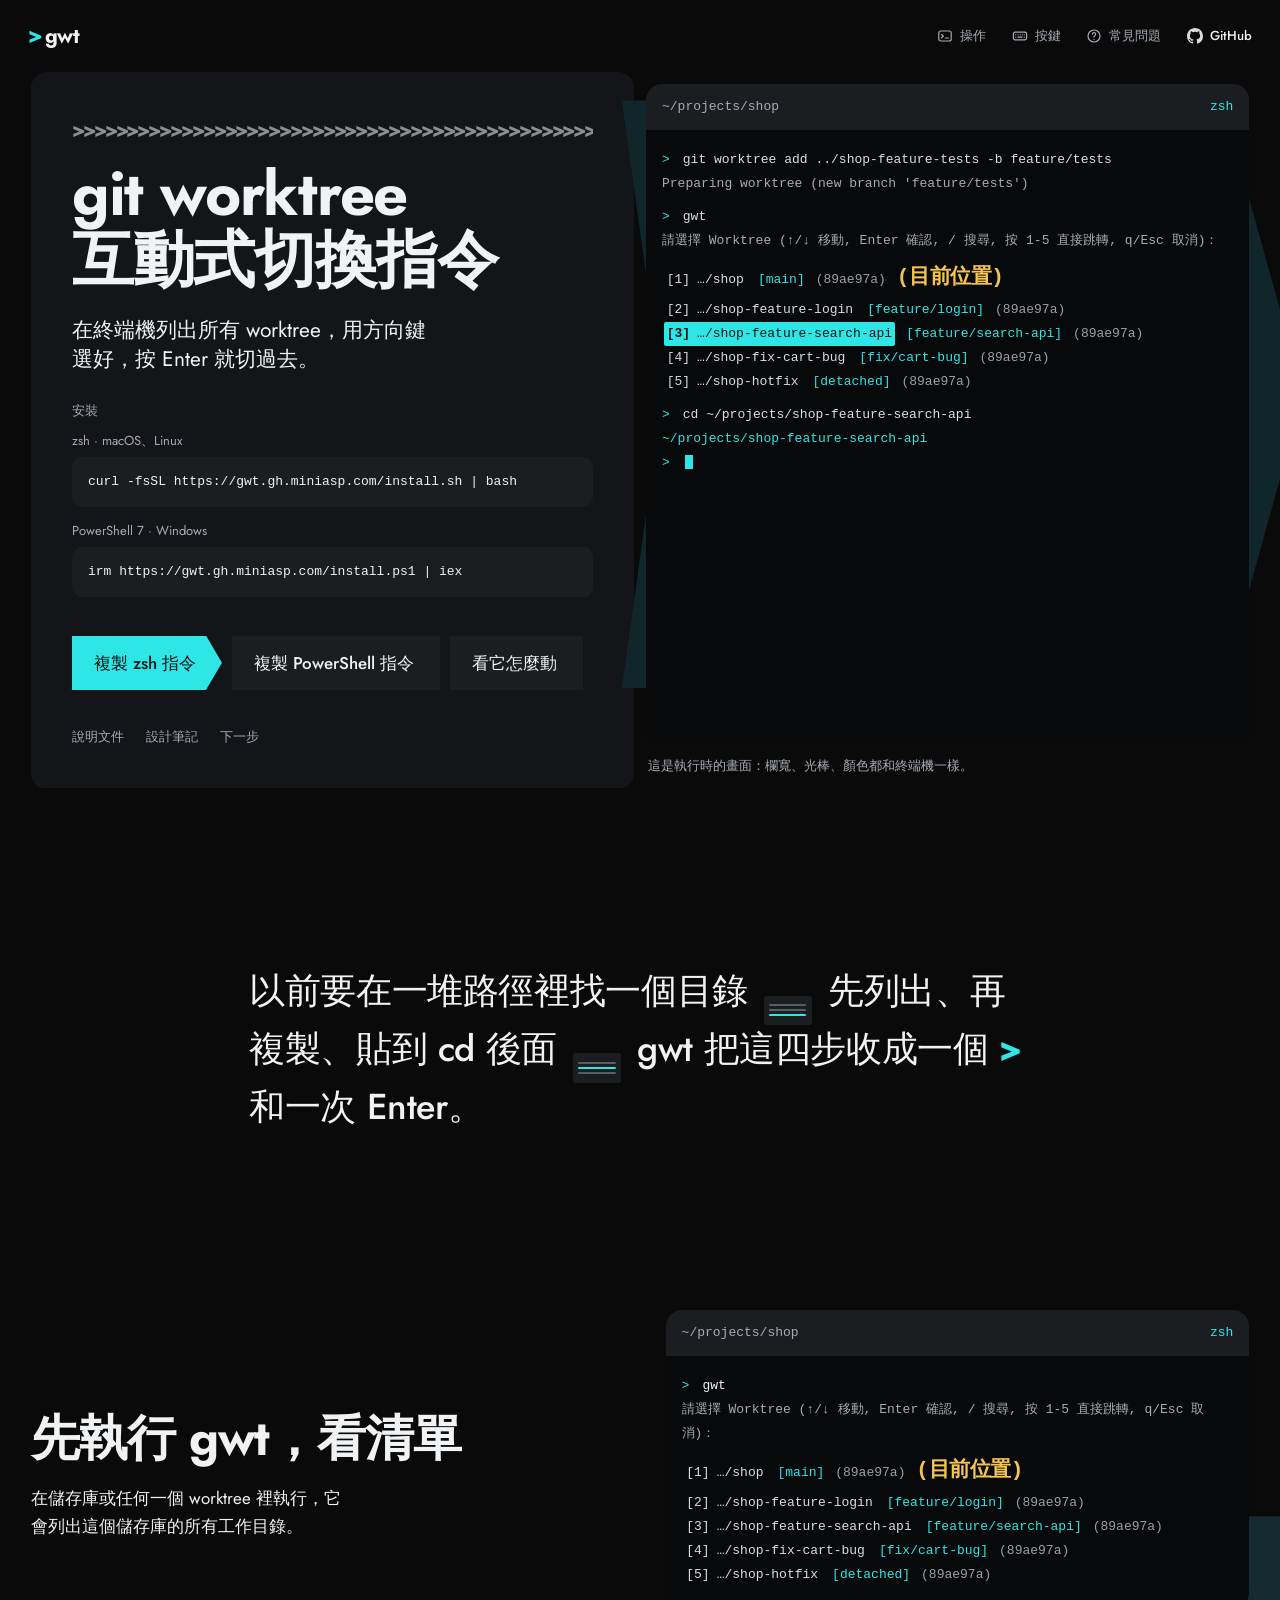
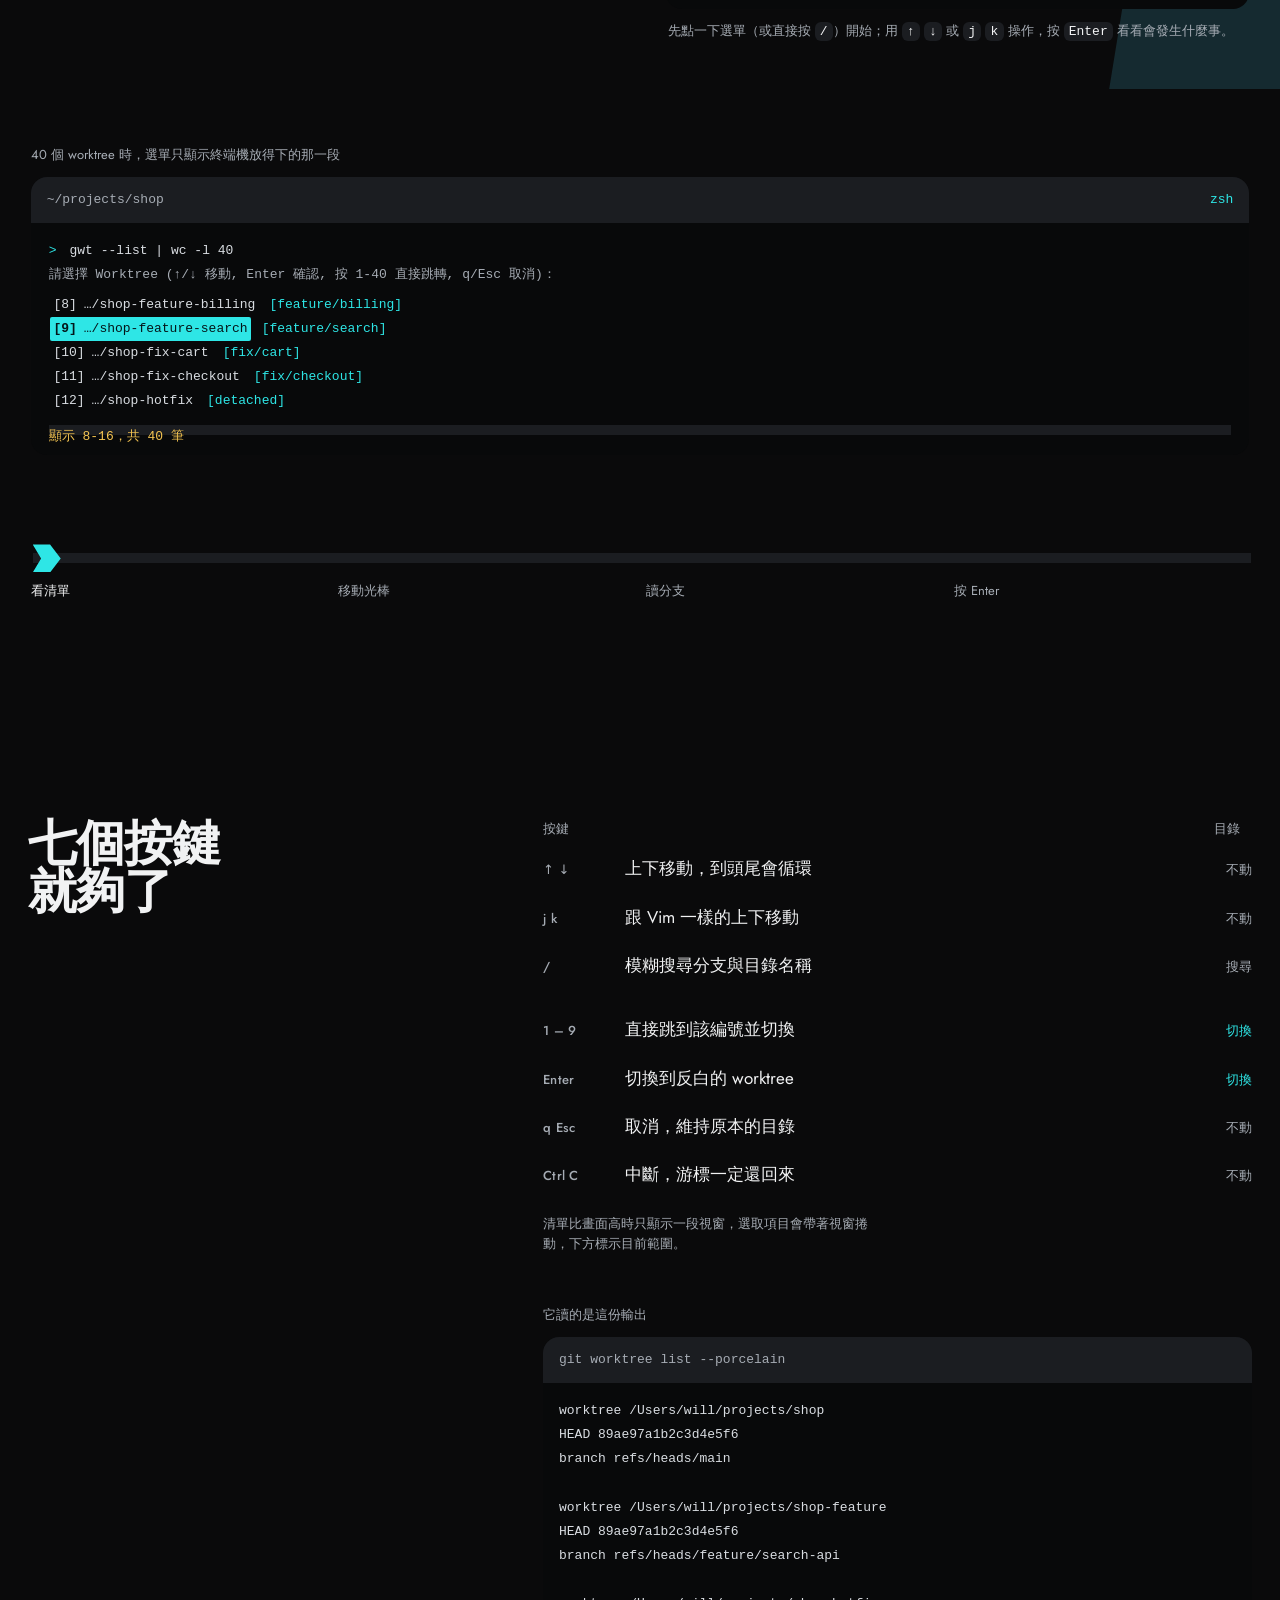
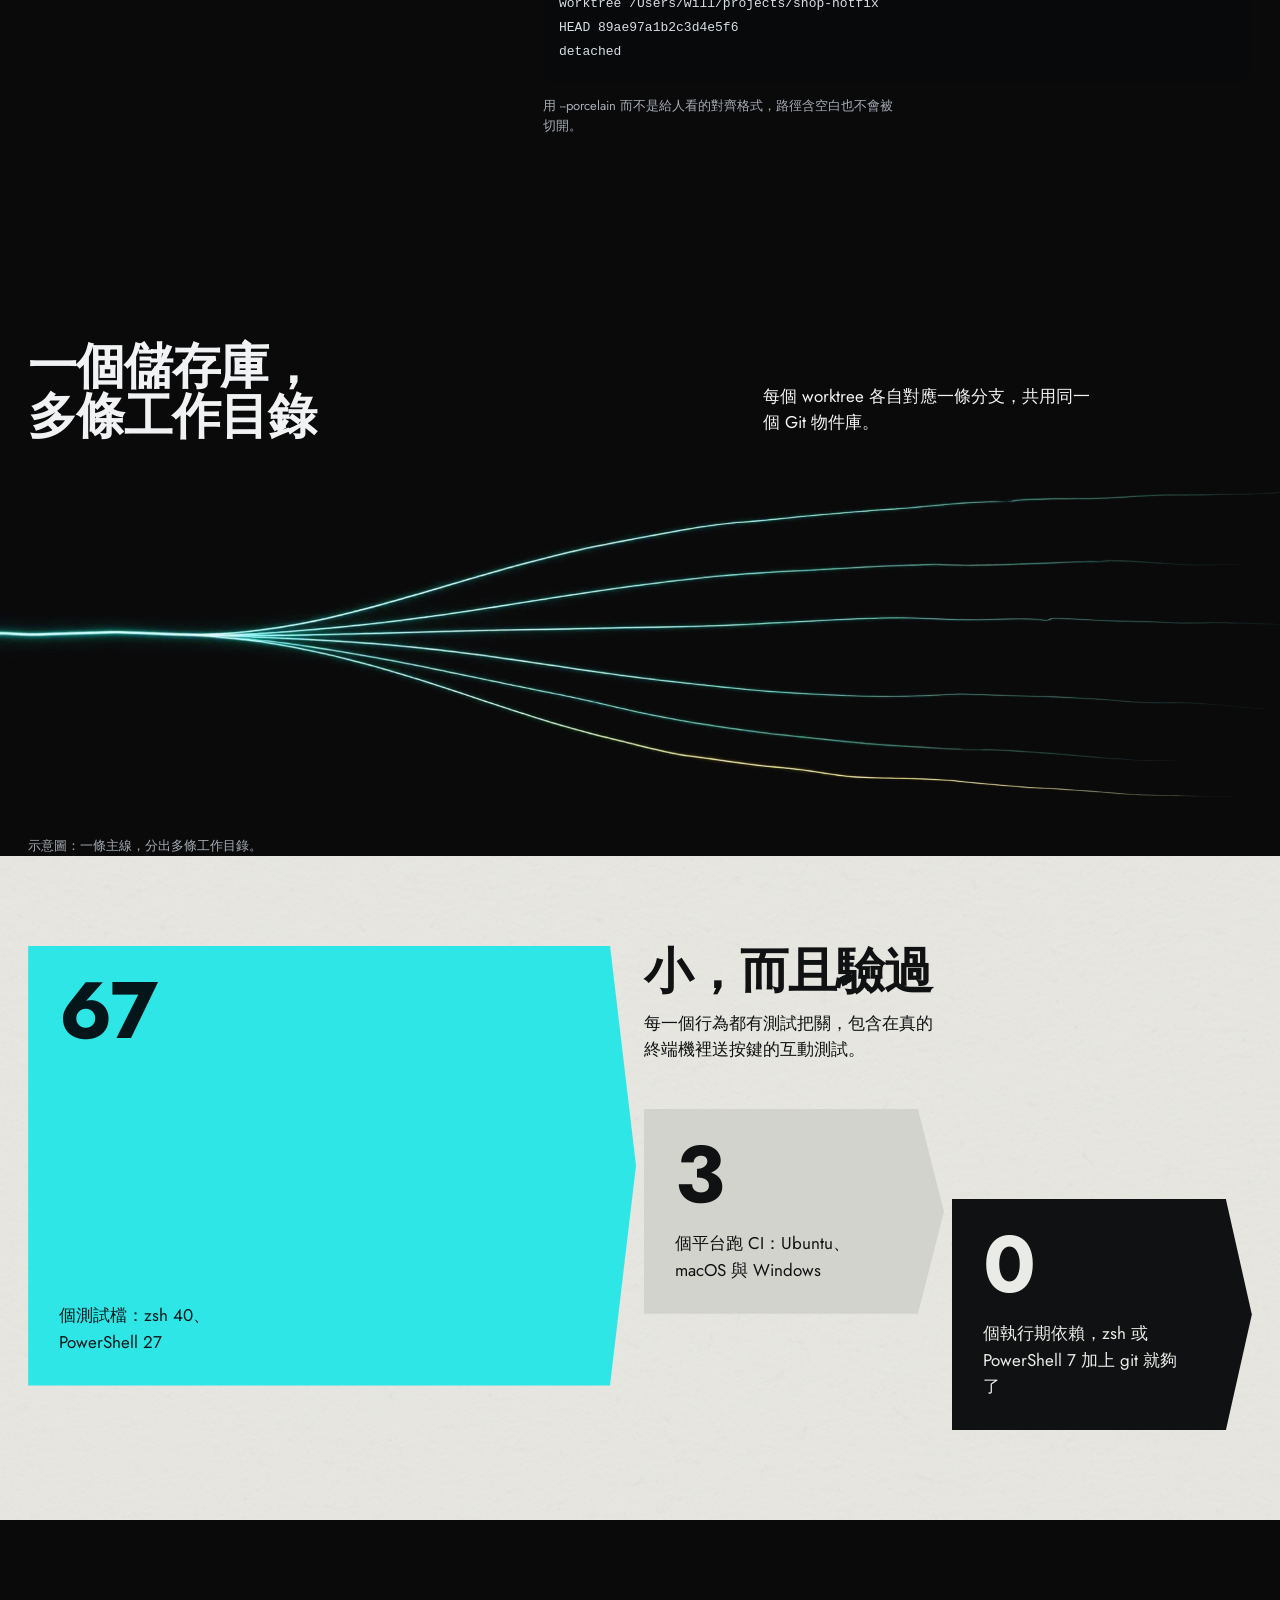
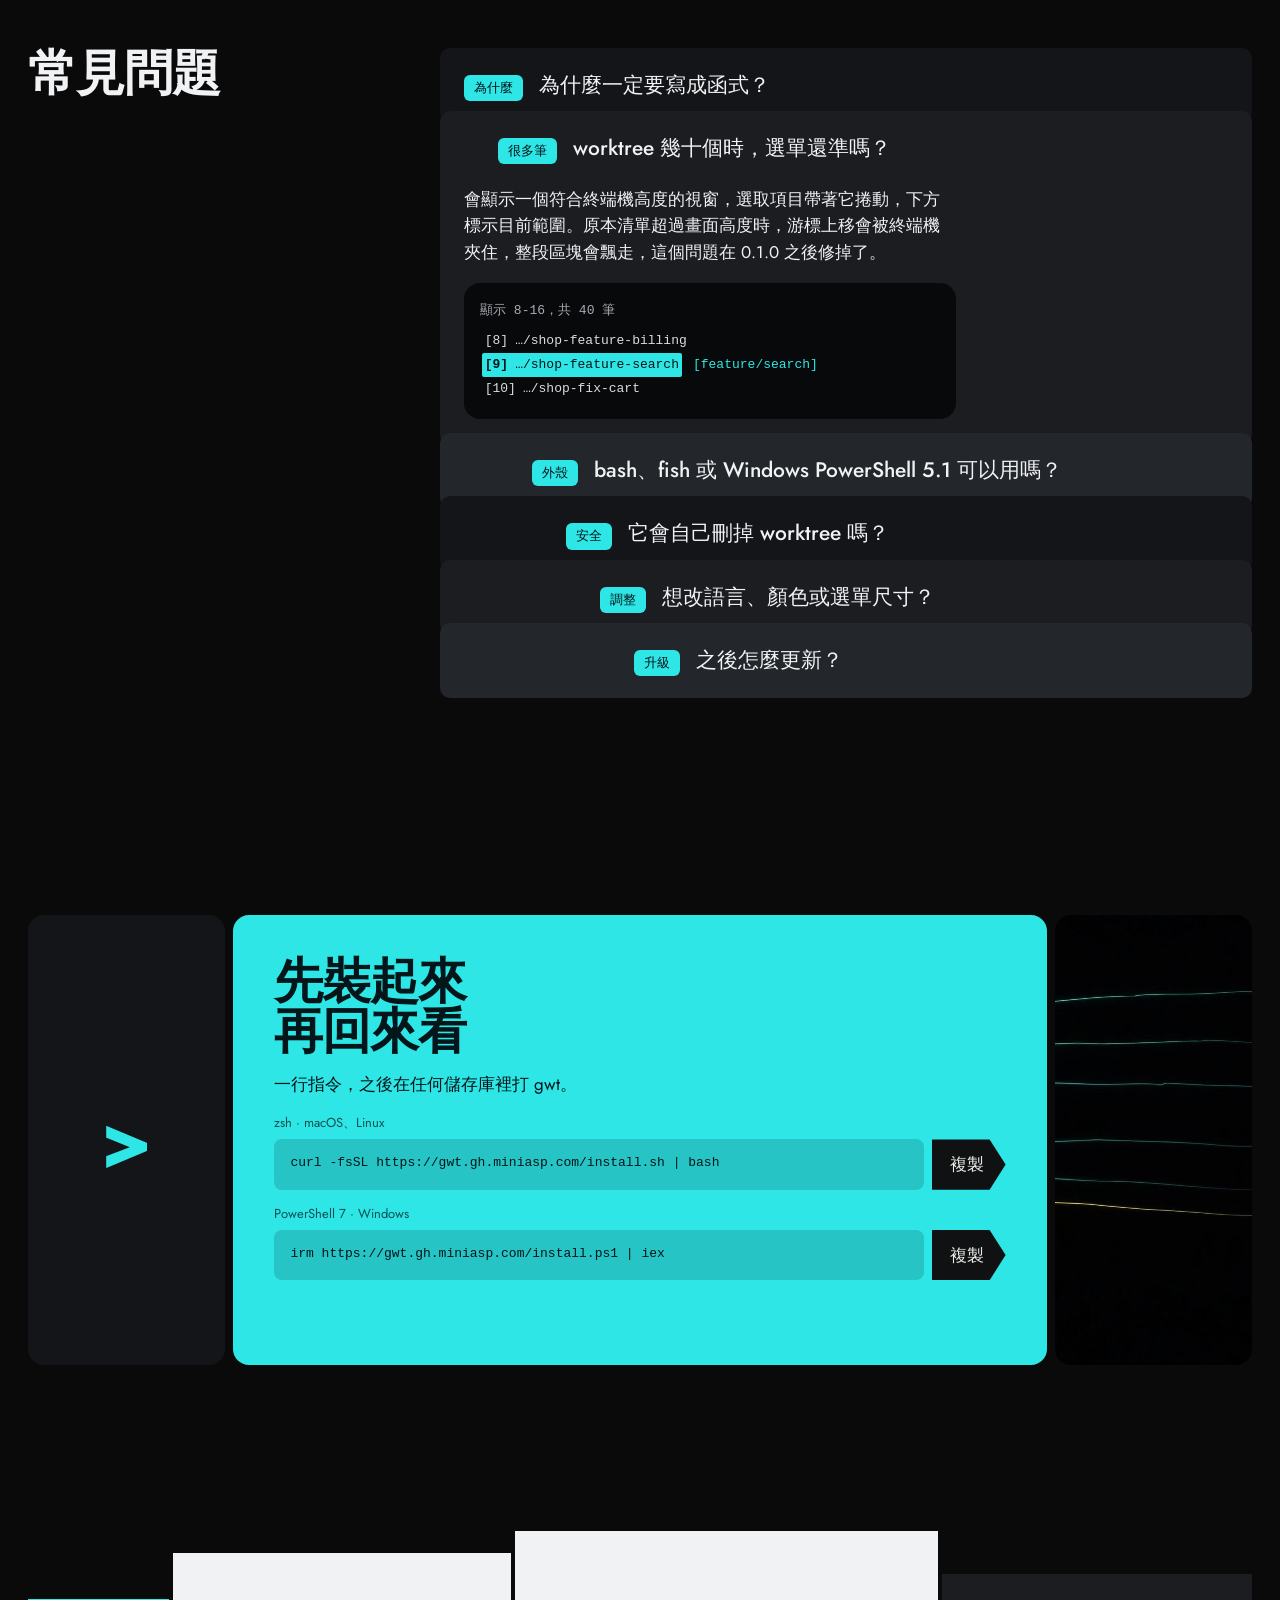
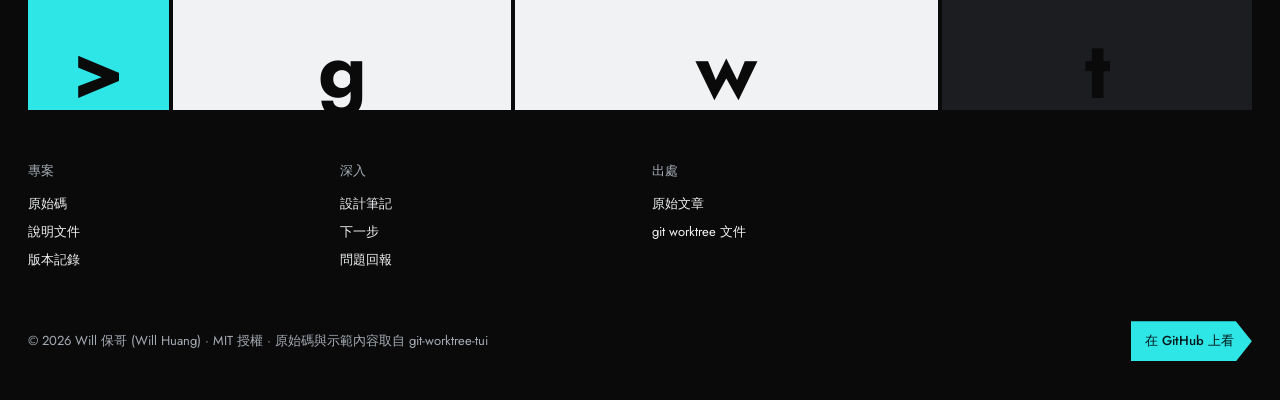
<file: site/index.html>
<!doctype html>
<html lang="zh-Hant-TW">
<head>
<meta charset="utf-8">
<meta name="viewport" content="width=device-width, initial-scale=1">
<title>gwt — git worktree 的互動式切換指令</title>
<meta name="description" content="在終端機列出所有 Git worktree，用方向鍵或 j、k 選好，按 / 模糊搜尋分支與目錄，Enter 直接切換目錄。有 zsh 與 PowerShell 7 兩個版本，只依賴 shell 與 git。">
<meta property="og:title" content="gwt — git worktree 的互動式切換指令">
<meta property="og:description" content="在終端機列出所有 Git worktree，用方向鍵或 j、k 選好，按 / 模糊搜尋，Enter 直接切換目錄。">
<meta name="author" content="Will 保哥 (Will Huang)">
<meta name="theme-color" content="#0a0a0b">
<link rel="canonical" href="https://gwt.gh.miniasp.com/">

<meta property="og:type" content="website">
<meta property="og:site_name" content="gwt">
<meta property="og:locale" content="zh_TW">
<meta property="og:url" content="https://gwt.gh.miniasp.com/">
<meta property="og:image" content="https://gwt.gh.miniasp.com/assets/og.png">
<meta property="og:image:type" content="image/png">
<meta property="og:image:width" content="1200">
<meta property="og:image:height" content="630">
<meta property="og:image:alt" content="gwt：git worktree 的互動式切換指令，以及終端機裡的 worktree 選單畫面">

<meta name="twitter:card" content="summary_large_image">
<meta name="twitter:site" content="@Will_Huang">
<meta name="twitter:creator" content="@Will_Huang">
<meta name="twitter:image" content="https://gwt.gh.miniasp.com/assets/og.png">
<meta name="twitter:image:alt" content="gwt：git worktree 的互動式切換指令，以及終端機裡的 worktree 選單畫面">

<link rel="icon" href="/favicon.ico" sizes="32x32">
<link rel="icon" href="/favicon.svg" type="image/svg+xml">
<link rel="icon" href="/assets/icon-192.png" sizes="192x192" type="image/png">
<link rel="apple-touch-icon" href="/assets/apple-touch-icon.png">
<link rel="manifest" href="/site.webmanifest">

<script type="application/ld+json">
{
  "@context": "https://schema.org",
  "@type": "SoftwareApplication",
  "name": "gwt",
  "alternateName": "git-worktree-tui",
  "applicationCategory": "DeveloperApplication",
  "operatingSystem": "macOS, Linux, Windows",
  "description": "在終端機列出所有 Git worktree，用方向鍵或 j、k 選好，按 / 模糊搜尋分支與目錄，按 Enter 直接切換目錄的 zsh 與 PowerShell 7 函式。只依賴 shell 與 git。",
  "url": "https://gwt.gh.miniasp.com/",
  "codeRepository": "https://github.com/doggy8088/git-worktree-tui",
  "license": "https://github.com/doggy8088/git-worktree-tui/blob/main/LICENSE",
  "inLanguage": "zh-Hant-TW",
  "isAccessibleForFree": true,
  "author": {
    "@type": "Person",
    "name": "Will 保哥 (Will Huang)",
    "url": "https://blog.miniasp.com/",
    "sameAs": [
      "https://github.com/doggy8088",
      "https://x.com/Will_Huang",
      "https://www.youtube.com/@Will_Huang"
    ]
  }
}
</script>

<link rel="preconnect" href="https://fonts.googleapis.com">
<link rel="preconnect" href="https://fonts.gstatic.com" crossorigin>
<link href="https://fonts.googleapis.com/css2?family=Jost:wght@400;500;700&display=swap" rel="stylesheet">
<link rel="stylesheet" href="assets/style.css">
</head>
<body>

<a class="skip" href="#main">跳到主要內容</a>

<header class="bar">
  <a class="mark" href="/" aria-label="gwt 首頁"><span aria-hidden="true">&gt;</span>gwt</a>
  <nav class="bar-links" aria-label="主要">
    <a href="#how">
      <svg viewBox="0 0 20 20" fill="none" stroke="currentColor" stroke-width="1.5" stroke-linecap="round" stroke-linejoin="round" aria-hidden="true" focusable="false">
        <rect x="2.25" y="3.75" width="15.5" height="12.5" rx="2.5"/>
        <path d="m5.75 8.25 2.15 2-2.15 2"/>
        <path d="M10.25 12.5h4"/>
      </svg>
      <span class="bar-label">操作</span>
    </a>
    <a href="#keys">
      <svg viewBox="0 0 20 20" fill="none" stroke="currentColor" stroke-width="1.5" stroke-linecap="round" stroke-linejoin="round" aria-hidden="true" focusable="false">
        <rect x="1.75" y="5.25" width="16.5" height="9.5" rx="2.25"/>
        <path d="M4.75 8.5h.01M7.5 8.5h.01M10.25 8.5h.01M13 8.5h.01M15.25 8.5h.01"/>
        <path d="M4.75 11.5h.01M15.25 11.5h.01M7.5 11.5h5"/>
      </svg>
      <span class="bar-label">按鍵</span>
    </a>
    <a href="#faq">
      <svg viewBox="0 0 20 20" fill="none" stroke="currentColor" stroke-width="1.5" stroke-linecap="round" stroke-linejoin="round" aria-hidden="true" focusable="false">
        <circle cx="10" cy="10" r="7.5"/>
        <path d="M8.05 7.65a2 2 0 1 1 3.15 1.72c-.68.45-1.2.9-1.2 1.73v.15"/>
        <path d="M10 14.15h.01"/>
      </svg>
      <span class="bar-label">常見問題</span>
    </a>
    <a class="bar-cta" href="https://github.com/doggy8088/git-worktree-tui">
      <svg viewBox="0 0 16 16" fill="currentColor" aria-hidden="true" focusable="false">
        <path d="M8 0C3.58 0 0 3.58 0 8c0 3.54 2.29 6.53 5.47 7.59.4.07.55-.17.55-.38 0-.19-.01-.82-.01-1.49-2.01.37-2.53-.49-2.69-.94-.09-.23-.48-.94-.82-1.13-.28-.15-.68-.52-.01-.53.63-.01 1.08.58 1.23.82.72 1.21 1.87.87 2.33.66.07-.52.28-.87.51-1.07-1.78-.2-3.64-.89-3.64-3.95 0-.87.31-1.59.82-2.15-.08-.2-.36-1.02.08-2.12 0 0 .67-.21 2.2.82a7.4 7.4 0 0 1 2-.27c.68 0 1.36.09 2 .27 1.53-1.04 2.2-.82 2.2-.82.44 1.1.16 1.92.08 2.12.51.56.82 1.27.82 2.15 0 3.07-1.87 3.75-3.65 3.95.29.25.54.73.54 1.48 0 1.07-.01 1.93-.01 2.2 0 .21.15.46.55.38A8.01 8.01 0 0 0 16 8c0-4.42-3.58-8-8-8Z"/>
      </svg>
      <span class="bar-label">GitHub</span>
    </a>
  </nav>
</header>

<main id="main">

  <section class="hero" aria-labelledby="hero-title">
    <div class="hero-card">
      <div class="hero-say">
        <div class="band" aria-hidden="true"></div>
        <h1 id="hero-title"><span class="hero-line">git worktree</span><span class="hero-line">互動式切換指令</span></h1>
        <p class="lead">在終端機列出所有 worktree，用方向鍵<span class="nb">選好</span>，按 Enter 就切過去。</p>
        <div class="install-block">
          <p class="install-name">安裝</p>
          <p class="install-os">zsh · macOS、Linux</p>
          <pre class="install-code"><code>curl -fsSL https://gwt.gh.miniasp.com/install.sh | bash</code></pre>
          <p class="install-os">PowerShell 7 · Windows</p>
          <pre class="install-code"><code>irm https://gwt.gh.miniasp.com/install.ps1 | iex</code></pre>
        </div>
      </div>
      <div class="hero-foot">
        <div class="actions">
          <button class="btn" type="button" data-copy="curl -fsSL https://gwt.gh.miniasp.com/install.sh | bash">複製 zsh 指令</button>
          <button class="btn btn-quiet" type="button" data-copy="irm https://gwt.gh.miniasp.com/install.ps1 | iex">複製 PowerShell 指令</button>
          <a class="btn btn-quiet" href="#how">看它怎麼動</a>
        </div>
        <p class="copy-state" role="status" data-copy-state></p>
        <ul class="hero-links">
          <li><a href="https://github.com/doggy8088/git-worktree-tui#readme">說明文件</a></li>
          <li><a href="https://github.com/doggy8088/git-worktree-tui/blob/main/docs/design-notes.md">設計筆記</a></li>
          <li><a href="https://github.com/doggy8088/git-worktree-tui/blob/main/docs/roadmap.md">下一步</a></li>
        </ul>
      </div>
    </div>

    <div class="hero-stage">
      <div class="chevron-field" aria-hidden="true"></div>
      <div class="term" data-ui>
        <div class="term-head">
          <span class="term-title">~/projects/shop</span>
          <span class="term-shell">zsh</span>
        </div>
        <pre class="term-body"><code><span class="line"><span class="prompt">&gt;</span> git worktree add ../shop-feature-tests -b feature/tests</span>
<span class="line hint">Preparing worktree (new branch 'feature/tests')</span>
<span class="line gap">&nbsp;</span>
<span class="line"><span class="prompt">&gt;</span> gwt</span>
<span class="line hint">請選擇 Worktree (↑/↓ 移動, Enter 確認, / 搜尋, 按 1-5 直接跳轉, q/Esc 取消)：</span>
<span class="menu">
<span class="row"><span class="sel"><span class="num">[1]</span> <span class="path">…/shop</span></span><span class="branch">[main]</span><span class="sha">(89ae97a)</span><span class="mark">(目前位置)</span></span>
<span class="row"><span class="sel"><span class="num">[2]</span> <span class="path">…/shop-feature-login</span></span><span class="branch">[feature/login]</span><span class="sha">(89ae97a)</span></span>
<span class="row is-active"><span class="sel"><span class="num">[3]</span> <span class="path">…/shop-feature-search-api</span></span><span class="branch">[feature/search-api]</span><span class="sha">(89ae97a)</span></span>
<span class="row"><span class="sel"><span class="num">[4]</span> <span class="path">…/shop-fix-cart-bug</span></span><span class="branch">[fix/cart-bug]</span><span class="sha">(89ae97a)</span></span>
<span class="row"><span class="sel"><span class="num">[5]</span> <span class="path">…/shop-hotfix</span></span><span class="branch">[detached]</span><span class="sha">(89ae97a)</span></span>
</span>
<span class="line gap">&nbsp;</span>
<span class="line"><span class="prompt">&gt;</span> <span class="dim">cd ~/projects/shop-feature-search-api</span></span>
<span class="line"><span class="dir">~/projects/shop-feature-search-api</span></span>
<span class="line"><span class="prompt">&gt;</span> <span class="caret" aria-hidden="true"></span></span></code></pre>
      </div>
      <p class="stage-note">這是執行時的畫面：欄寬、光棒、顏色都和終端機一樣。</p>
    </div>
  </section>

  <section class="statement" aria-label="gwt 在做什麼">
    <p class="statement-text">
      以前要在一堆路徑裡找一個目錄
      <span class="frame" aria-hidden="true"><i></i><i></i><i class="hot"></i></span>
      先列出、再複製、貼到 cd 後面
      <span class="frame" aria-hidden="true"><i></i><i class="hot"></i><i></i></span>
      gwt 把這四步收成一個 <span class="chev">&gt;</span> 和一次 Enter。
    </p>
  </section>

  <section class="how" id="how" aria-labelledby="how-title">
    <div class="how-clause">
      <h2 id="how-title" class="how-line" data-clause>先執行 gwt，看清單</h2>
      <p class="how-say" data-say>在儲存庫或任何一個 worktree 裡執行，它會列出這個儲存庫的所有工作目錄。</p>
    </div>

    <div class="how-stage">
      <div class="chevron-field chevron-field-sm" aria-hidden="true"></div>
      <div class="term term-live" data-ui>
        <div class="term-head">
          <span class="term-title">~/projects/shop</span>
          <span class="term-shell">zsh</span>
        </div>
        <div class="term-body">
          <p class="term-cmd"><span class="prompt">&gt;</span> gwt</p>
          <p class="term-hint" data-hint aria-live="polite">請選擇 Worktree (↑/↓ 移動, Enter 確認, / 搜尋, 按 1-5 直接跳轉, q/Esc 取消)：</p>
          <ol class="menu menu-live" id="live-menu" role="listbox" aria-label="示範的 worktree 清單" tabindex="0"></ol>
          <p class="term-after" data-after role="status" tabindex="-1" hidden></p>
        </div>
      </div>
      <p class="live-help">先點一下選單（或直接按 <kbd>/</kbd>）開始；用 <kbd>↑</kbd> <kbd>↓</kbd> 或 <kbd>j</kbd> <kbd>k</kbd> 操作，按 <kbd>Enter</kbd> 看看會發生什麼事。</p>
    </div>

    <div class="how-band">
      <p class="how-band-name">40 個 worktree 時，選單只顯示終端機放得下的那一段</p>
      <div class="term term-wide" data-ui>
        <div class="term-head">
          <span class="term-title">~/projects/shop</span>
          <span class="term-shell">zsh</span>
        </div>
        <pre class="term-body"><code><span class="line"><span class="prompt">&gt;</span> gwt --list | wc -l
40</span>
<span class="line hint">請選擇 Worktree (↑/↓ 移動, Enter 確認, 按 1-40 直接跳轉, q/Esc 取消)：</span>
<span class="menu"><span class="row"><span class="sel"><span class="num">[8]</span> <span class="path">…/shop-feature-billing</span></span><span class="branch">[feature/billing]</span><span class="sha">(4f21c9b)</span></span>
<span class="row is-active"><span class="sel"><span class="num">[9]</span> <span class="path">…/shop-feature-search</span></span><span class="branch">[feature/search]</span><span class="sha">(4f21c9b)</span></span>
<span class="row"><span class="sel"><span class="num">[10]</span> <span class="path">…/shop-fix-cart</span></span><span class="branch">[fix/cart]</span><span class="sha">(4f21c9b)</span></span>
<span class="row"><span class="sel"><span class="num">[11]</span> <span class="path">…/shop-fix-checkout</span></span><span class="branch">[fix/checkout]</span><span class="sha">(4f21c9b)</span></span>
<span class="row"><span class="sel"><span class="num">[12]</span> <span class="path">…/shop-hotfix</span></span><span class="branch">[detached]</span><span class="sha">(4f21c9b)</span></span>
</span>
<span class="line range">顯示 8-16，共 40 筆</span></code></pre>
      </div>
    </div>

    <div class="how-control">
      <label class="sr-only" for="stage">操作步驟</label>
      <input class="range" type="range" id="stage" min="0" max="3" step="1" value="0">
      <ol class="stage-names" id="stage-names">
        <li><button type="button" data-stage="0" aria-current="true">看清單</button></li>
        <li><button type="button" data-stage="1">移動光棒</button></li>
        <li><button type="button" data-stage="2">讀分支</button></li>
        <li><button type="button" data-stage="3">按 Enter</button></li>
      </ol>
    </div>
  </section>

  <section class="keys" id="keys" aria-labelledby="keys-title">
    <h2 id="keys-title" class="keys-title">七個按鍵<br>就夠了</h2>
    <div class="keys-body">
      <div class="keys-table">
        <p class="keys-name" aria-hidden="true"><span>按鍵</span><span>目錄</span></p>
        <dl class="rows">
          <div class="row"><dt>↑ ↓</dt><dd>上下移動，到頭尾會循環</dd><span class="tag">不動</span></div>
          <div class="row"><dt>j k</dt><dd>跟 Vim 一樣的上下移動</dd><span class="tag">不動</span></div>
          <div class="row"><dt>/</dt><dd>模糊搜尋分支與目錄名稱</dd><span class="tag">搜尋</span></div>
          <div class="row"><dt>1 – 9</dt><dd>直接跳到該編號並切換</dd><span class="tag tag-on">切換</span></div>
          <div class="row"><dt>Enter</dt><dd>切換到反白的 worktree</dd><span class="tag tag-on">切換</span></div>
          <div class="row"><dt>q Esc</dt><dd>取消，維持原本的目錄</dd><span class="tag">不動</span></div>
          <div class="row"><dt>Ctrl C</dt><dd>中斷，游標一定還回來</dd><span class="tag">不動</span></div>
        </dl>
        <p class="keys-foot">清單比畫面高時只顯示一段視窗，選取項目會帶著視窗捲動，下方標示目前範圍。</p>
      </div>

      <div class="porcelain">
        <p class="porcelain-name">它讀的是這份輸出</p>
        <div class="term term-mini" data-ui>
          <div class="term-head"><span class="term-title">git worktree list --porcelain</span></div>
          <pre class="term-body term-raw"><code>worktree /Users/will/projects/shop
HEAD 89ae97a1b2c3d4e5f6
branch refs/heads/main

worktree /Users/will/projects/shop-feature
HEAD 89ae97a1b2c3d4e5f6
branch refs/heads/feature/search-api

worktree /Users/will/projects/shop-hotfix
HEAD 89ae97a1b2c3d4e5f6
detached</code></pre>
        </div>
        <p class="porcelain-note">用 --porcelain 而不是給人看的對齊格式，路徑含空白也不會被切開。</p>
      </div>
    </div>
  </section>

  <section class="branch-band" aria-labelledby="band-title">
    <div class="band-head">
      <h2 id="band-title">一個儲存庫，<br>多條工作目錄</h2>
      <p class="band-say">每個 worktree 各自對應一條分支，共用同一個 Git 物件庫。</p>
    </div>
    <figure class="band-figure">
      <img src="assets/branching-light.jpg" width="1920" height="1080" loading="lazy" decoding="async"
           alt="一條青色光線在畫面左側分成多條細線，向右方散開，背景全黑">
      <figcaption>示意圖：一條主線，分出多條工作目錄。</figcaption>
    </figure>
  </section>

  <section class="figures" aria-labelledby="figures-title">
    <div class="figures-head">
      <h2 id="figures-title" class="figures-title">小，而且驗過</h2>
      <p class="figures-say">每一個行為都有測試把關，包含在真的終端機裡送按鍵的互動測試。</p>
    </div>
    <div class="tiles">
      <div class="tile tile-accent">
        <p class="tile-num">67</p>
        <p class="tile-cap">個測試檔：zsh 40、PowerShell 27</p>
      </div>
      <div class="tile tile-paper">
        <p class="tile-num">3</p>
        <p class="tile-cap">個平台跑 CI：Ubuntu、macOS 與 Windows</p>
      </div>
      <div class="tile tile-ink">
        <p class="tile-num">0</p>
        <p class="tile-cap">個執行期依賴，zsh 或 PowerShell 7 加上 git 就夠了</p>
      </div>
    </div>
  </section>

  <section class="faq" id="faq" aria-labelledby="faq-title">
    <h2 id="faq-title" class="faq-title">常見問題</h2>
    <div class="cards">

      <article class="card-faq">
        <button type="button" class="card-head" aria-expanded="false" aria-controls="a1" id="q1">
          <span class="tab">為什麼</span>
          <span class="q">為什麼一定要寫成函式？</span>
        </button>
        <div class="card-body" id="a1" role="region" aria-labelledby="q1" hidden>
          <p>獨立腳本跑在子處理序裡，它的 <code>cd</code> 只會影響自己，結束後你的終端機還在原地。只有載入目前 shell 的函式能改變工作目錄，所以 gwt 是一個被 <code>source</code> 的函式，不是執行檔（PowerShell 版則是用 <code>Import-Module</code> 載入的模組）。</p>
        </div>
      </article>

      <article class="card-faq">
        <button type="button" class="card-head" aria-expanded="true" aria-controls="a2" id="q2">
          <span class="tab">很多筆</span>
          <span class="q">worktree 幾十個時，選單還準嗎？</span>
        </button>
        <div class="card-body" id="a2" role="region" aria-labelledby="q2">
          <p>會顯示一個符合終端機高度的視窗，選取項目帶著它捲動，下方標示目前範圍。原本清單超過畫面高度時，游標上移會被終端機夾住，整段區塊會飄走，這個問題在 0.1.0 之後修掉了。</p>
          <div class="term term-mini" data-ui>
            <div class="term-body">
              <p class="term-hint">顯示 8-16，共 40 筆</p>
              <ol class="menu">
                <li class="row"><span class="sel"><span class="num">[8]</span> <span class="path">…/shop-feature-billing</span></span></li>
                <li class="row is-active"><span class="sel"><span class="num">[9]</span> <span class="path">…/shop-feature-search</span></span><span class="branch">[feature/search]</span></li>
                <li class="row"><span class="sel"><span class="num">[10]</span> <span class="path">…/shop-fix-cart</span></span></li>
              </ol>
            </div>
          </div>
        </div>
      </article>

      <article class="card-faq">
        <button type="button" class="card-head" aria-expanded="false" aria-controls="a3" id="q3">
          <span class="tab">外殼</span>
          <span class="q">bash、fish 或 Windows PowerShell 5.1 可以用嗎？</span>
        </button>
        <div class="card-body" id="a3" role="region" aria-labelledby="q3" hidden>
          <p>目前支援 zsh 與 PowerShell 7（<code>pwsh</code>），其他都還不行。zsh 版用到 <code>read -k</code> 與從 1 起算的陣列索引，改寫成 bash 要換成 <code>read -n 1</code> 並重測游標行為，這件事在待辦清單上。PowerShell 版只支援 PowerShell 7，Windows 內建的 Windows PowerShell 5.1 不支援；在它裡面執行安裝腳本只會提醒你改用 <code>pwsh</code>，不會裝任何東西。</p>
        </div>
      </article>

      <article class="card-faq">
        <button type="button" class="card-head" aria-expanded="false" aria-controls="a4" id="q4">
          <span class="tab">安全</span>
          <span class="q">它會自己刪掉 worktree 嗎？</span>
        </button>
        <div class="card-body" id="a4" role="region" aria-labelledby="q4" hidden>
          <p>不會。gwt 只讀清單、只做 <code>cd</code>，不執行 <code>git worktree prune</code>，也不刪任何目錄。要清掉失效的 worktree 請自己執行 git 的指令。</p>
        </div>
      </article>

      <article class="card-faq">
        <button type="button" class="card-head" aria-expanded="false" aria-controls="a5" id="q5">
          <span class="tab">調整</span>
          <span class="q">想改語言、顏色或選單尺寸？</span>
        </button>
        <div class="card-body" id="a5" role="region" aria-labelledby="q5" hidden>
          <p>設定都是環境變數：<code>GWT_LANG</code> 換中英文、<code>GWT_NO_COLOR</code> 關顏色、<code>GWT_WIDTH</code> 與 <code>GWT_HEIGHT</code> 指定選單尺寸、<code>GWT_CLEAR_ON_EXIT</code> 決定選完要不要擦掉選單、<code>GWT_DIGIT_TIMEOUT</code> 調整多位數編號的等待時間。PowerShell 用 <code>$env:GWT_LANG = 'en'</code> 這樣的寫法設定。</p>
        </div>
      </article>

      <article class="card-faq">
        <button type="button" class="card-head" aria-expanded="false" aria-controls="a6" id="q6">
          <span class="tab">升級</span>
          <span class="q">之後怎麼更新？</span>
        </button>
        <div class="card-body" id="a6" role="region" aria-labelledby="q6" hidden>
          <p>zsh：再跑一次安裝腳本就是最新版——它會抓最新的 release，換掉 <code>~/.zsh/gwt.zsh</code>，<code>.zshrc</code> 不必再動。要固定版本就在指令後面加 <code>--version v0.1.0</code>。</p>
          <p>PowerShell：同樣再跑一次 <code>irm https://gwt.gh.miniasp.com/install.ps1 | iex</code>，它會換掉 <code>~\.gwt\gwt.psm1</code>，profile 不必再動。要固定版本就改跑 <code>&amp; ([scriptblock]::Create((irm https://gwt.gh.miniasp.com/install.ps1))) -Version vX.Y.Z</code>；移除則把最後的參數換成 <code>-Uninstall</code>。</p>
          <p>PowerShell 版也發佈在 <a href="https://www.powershellgallery.com/packages/gwt">PowerShell Gallery</a>：用 <code>Install-PSResource gwt</code> 安裝的，就用 <code>Update-PSResource gwt</code> 更新（PowerShell 7.0～7.3 是 <code>Install-Module</code>／<code>Update-Module</code>）。它和上面的一行安裝擇一使用，不要兩種都裝。</p>
        </div>
      </article>

    </div>
  </section>

  <section class="close" aria-labelledby="close-title">
    <div class="tile-side tile-side-a" aria-hidden="true"><span class="chev">&gt;</span></div>
    <div class="tile-main">
      <h2 id="close-title">先裝起來<br>再回來看</h2>
      <p class="close-say">一行指令，之後在任何儲存庫裡打 gwt。</p>
      <div class="install-stack">
        <div class="install-set">
          <p class="install-os">zsh · macOS、Linux</p>
          <div class="install">
            <code class="install-cmd">curl -fsSL https://gwt.gh.miniasp.com/install.sh | bash</code>
            <button class="btn btn-dark" type="button" data-copy="curl -fsSL https://gwt.gh.miniasp.com/install.sh | bash">複製</button>
          </div>
        </div>
        <div class="install-set">
          <p class="install-os">PowerShell 7 · Windows</p>
          <div class="install">
            <code class="install-cmd">irm https://gwt.gh.miniasp.com/install.ps1 | iex</code>
            <button class="btn btn-dark" type="button" data-copy="irm https://gwt.gh.miniasp.com/install.ps1 | iex">複製</button>
          </div>
        </div>
      </div>
      <p class="copy-state" role="status" data-copy-state></p>
    </div>
    <div class="tile-side tile-side-b" aria-hidden="true"></div>
  </section>

</main>

<footer class="foot">
  <div class="foot-mark" aria-hidden="true">
    <span class="block b1">&gt;</span><span class="block b2">g</span><span class="block b3">w</span><span class="block b4">t</span>
  </div>
  <div class="foot-cols">
    <div>
      <p class="foot-head">專案</p>
      <ul>
        <li><a href="https://github.com/doggy8088/git-worktree-tui">原始碼</a></li>
        <li><a href="https://github.com/doggy8088/git-worktree-tui#readme">說明文件</a></li>
        <li><a href="https://github.com/doggy8088/git-worktree-tui/blob/main/CHANGELOG.md">版本記錄</a></li>
      </ul>
    </div>
    <div>
      <p class="foot-head">深入</p>
      <ul>
        <li><a href="https://github.com/doggy8088/git-worktree-tui/blob/main/docs/design-notes.md">設計筆記</a></li>
        <li><a href="https://github.com/doggy8088/git-worktree-tui/blob/main/docs/roadmap.md">下一步</a></li>
        <li><a href="https://github.com/doggy8088/git-worktree-tui/issues">問題回報</a></li>
      </ul>
    </div>
    <div>
      <p class="foot-head">出處</p>
      <ul>
        <li><a href="https://blog.miniasp.com/post/2026/10/31/gwt-zsh-tui-switch-git-worktree">原始文章</a></li>
        <li><a href="https://git-scm.com/docs/git-worktree">git worktree 文件</a></li>
      </ul>
    </div>
  </div>
  <div class="foot-end">
    <p>
      © 2026 <a href="https://blog.miniasp.com/">Will 保哥 (Will Huang)</a> ·
      <a href="https://github.com/doggy8088/git-worktree-tui/blob/main/LICENSE">MIT 授權</a> ·
      原始碼與示範內容取自 <a href="https://github.com/doggy8088/git-worktree-tui">git-worktree-tui</a>
    </p>
    <a class="btn btn-tiny" href="https://github.com/doggy8088/git-worktree-tui">在 GitHub 上看</a>
  </div>
</footer>

<script src="assets/app.js"></script>
</body>
</html>
</file>
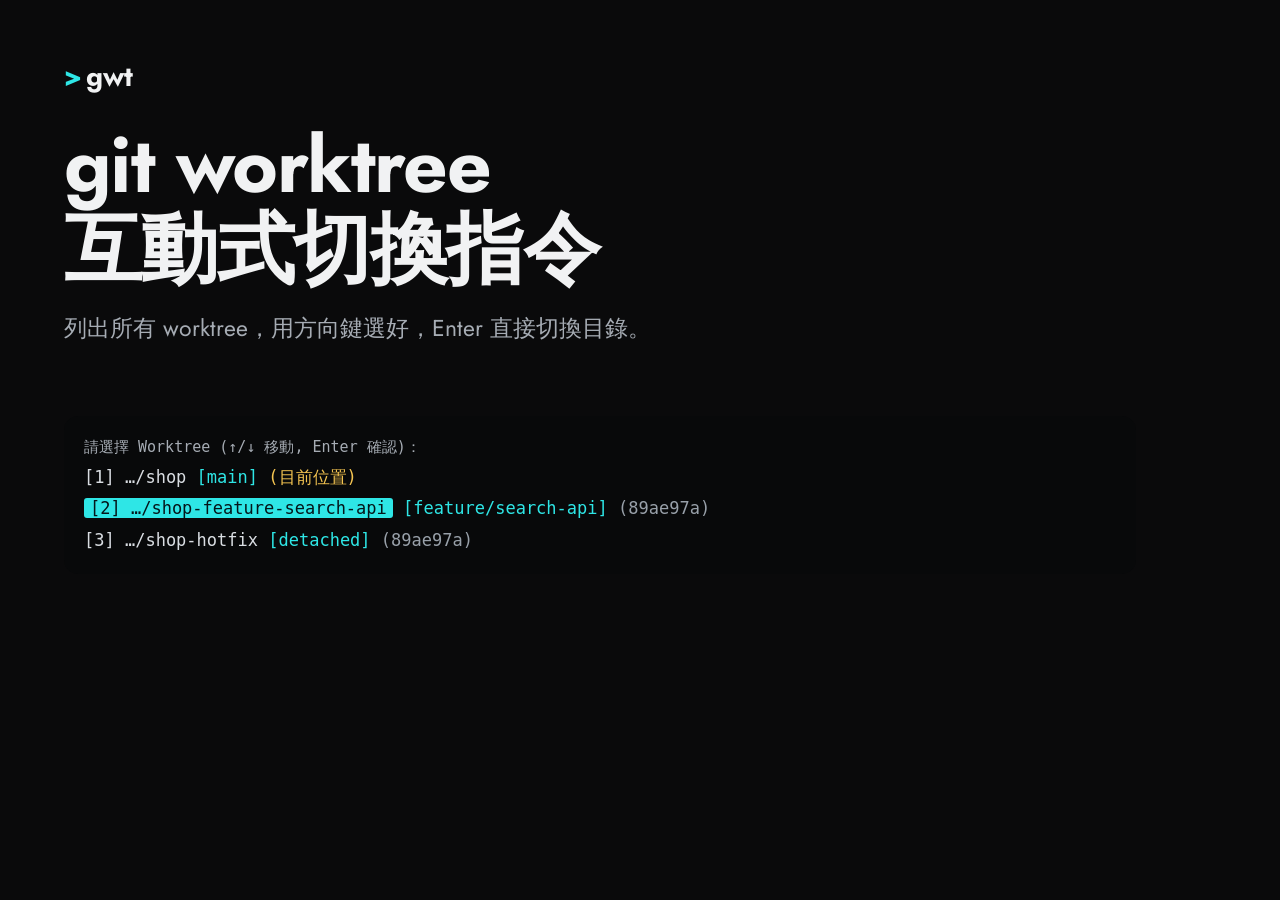
<file: tools/social-card.html>
<!doctype html>
<html lang="zh-Hant-TW">
<head>
<meta charset="utf-8">
<title>gwt 社群分享卡</title>
<link rel="preconnect" href="https://fonts.googleapis.com">
<link rel="preconnect" href="https://fonts.gstatic.com" crossorigin>
<link href="https://fonts.googleapis.com/css2?family=Jost:wght@400;500;700&display=swap" rel="stylesheet">
<style>
  :root {
    --bg: #0a0a0b; --ink: #f1f2f3; --muted: #a6acb4;
    --accent: #2ee6e6; --field: #f4c451; --accent-ink: #04161a;
    --mono: ui-monospace, SFMono-Regular, Menlo, monospace;
  }
  * { box-sizing: border-box; margin: 0; }
  body {
    width: 1200px; height: 630px; background: var(--bg); color: var(--ink);
    font-family: "Jost", system-ui, sans-serif;
    padding: 56px 64px; display: flex; flex-direction: column; gap: 20px;
    overflow: hidden;
  }
  .mark { display: flex; align-items: center; gap: 4px; font-weight: 700; font-size: 28px; }
  .mark span { color: var(--accent); }
  h1 {
    font-size: 78px; font-weight: 700; line-height: 1.08; letter-spacing: -0.02em;
    margin-top: 6px;
  }
  h1 span { display: block; white-space: nowrap; }
  .lead { font-size: 23px; color: var(--muted); white-space: nowrap; }
  .term {
    margin-top: auto; background: #08090a; border-radius: 14px; padding: 18px 20px;
    font-family: var(--mono); font-size: 17px; line-height: 1.85; color: #d9dde2;
    white-space: nowrap; overflow: hidden;
  }
  .hint { color: var(--muted); font-size: 15px; }
  .row { display: block; }
  .branch { color: var(--accent); }
  .sha { color: #98a0a9; }
  .cur { color: var(--field); }
  .active { background: var(--accent); color: var(--accent-ink); padding: 0 6px; border-radius: 3px; }
  .active .branch { color: var(--accent-ink); }
</style>
</head>
<body>
  <div class="mark"><span>&gt;</span>gwt</div>
  <h1><span>git worktree</span><span>互動式切換指令</span></h1>
  <p class="lead">列出所有 worktree，用方向鍵選好，Enter 直接切換目錄。</p>
  <div class="term">
    <div class="hint">請選擇 Worktree (↑/↓ 移動, Enter 確認)：</div>
    <div class="row">[1] …/shop <span class="branch">[main]</span> <span class="cur">(目前位置)</span></div>
    <div class="row"><span class="active">[2] …/shop-feature-search-api</span> <span class="branch">[feature/search-api]</span> <span class="sha">(89ae97a)</span></div>
    <div class="row">[3] …/shop-hotfix <span class="branch">[detached]</span> <span class="sha">(89ae97a)</span></div>
  </div>
</body>
</html>
</file>
<file: site/assets/style.css>
/* ===========================================================================
   gwt — 頁面樣式

   方向：one-motif。母題取自工具本身：選單裡標示位置的那個「>」。
   顏色取自工具的 ANSI 配色（青色光棒、黃色目前位置），其餘是終端機的
   黑、紙白與灰。尺寸只用六個級距：13 / 17 / 21 / 36 / 56 / 80。
   =========================================================================== */

:root {
  --bg: #0a0a0b;
  --surface: #141518;
  --surface-2: #1b1d21;
  --ink: #f1f2f3;
  --muted: #a6acb4;
  --accent: #2ee6e6;
  --accent-ink: #04161a;
  --field: #f4c451;
  --paper: #eaeae6;
  --paper-ink: #101113;

  --frame: clamp(16px, 2.2vw, 30px);
  --gap: 12px;
  --radius: 16px;

  --t-small: 0.8125rem;
  --t-body: 1.0625rem;
  --t-lead: 1.3125rem;
  --t-stmt: clamp(1.3125rem, 1rem + 1.6vw, 2.25rem);
  --t-head: clamp(1.75rem, 1rem + 2.6vw, 3.5rem);
  --t-hero: clamp(2.375rem, 1rem + 5.4vw, 5rem);

  --mono: ui-monospace, SFMono-Regular, "SF Mono", Menlo, Consolas, monospace; /* taste-skill-ignore: 終端機片段是產品介面本身 */
  --ease: cubic-bezier(0.22, 0.61, 0.36, 1);
}

* { box-sizing: border-box; }

html {
  overflow-x: clip;
  -webkit-text-size-adjust: 100%;
}

body {
  margin: 0;
  line-break: strict;
  background: var(--bg);
  color: var(--ink);
  font-family: "Jost", "Noto Sans TC", system-ui, sans-serif;
  font-size: var(--t-body);
  line-height: 1.55;
  overflow-x: clip;
}

h1, h2, h3, p, ul, ol, dl, dd, figure { margin: 0; }
ul, ol { padding: 0; list-style: none; }

a { color: inherit; text-decoration: none; }
a:hover { color: var(--accent); }

code {
  font-family: var(--mono); /* taste-skill-ignore: 行內的指令名稱 */
  font-size: 1em;
  background: var(--surface-2);
  padding: 0.1em 0.35em;
  border-radius: 6px;
}

kbd {
  font-family: var(--mono); /* taste-skill-ignore: 按鍵名稱 */
  font-size: 1em;
  background: var(--surface-2);
  color: var(--ink);
  padding: 0.16em 0.4em;
  border-radius: 6px;
  white-space: nowrap;
}

:focus-visible { outline: 3px solid var(--accent); outline-offset: 3px; }

.sr-only {
  position: absolute;
  width: 1px; height: 1px;
  margin: -1px; padding: 0;
  overflow: hidden;
  clip-path: inset(50%);
  white-space: nowrap;
}

.skip {
  position: absolute;
  left: var(--frame);
  top: -70px;
  z-index: 20;
  background: var(--accent);
  color: var(--accent-ink);
  padding: 10px 16px;
  border-radius: 8px;
  transition: top 0.18s var(--ease);
}
.skip:focus { top: 12px; }

/* --- 母題：把「>」用在按鈕、色塊與記號上 -------------------------------- */

.chev { color: var(--accent); font-weight: 700; }

/* 不讓兩個字的詞被拆到兩行（用在短句裡） */
.nb { white-space: nowrap; }

.btn {
  display: inline-flex;
  align-items: center;
  gap: 0.5em;
  font: inherit;
  font-weight: 500;
  color: var(--accent-ink);
  background: var(--accent);
  padding: 14px 26px 14px 22px;
  border: 0;
  cursor: pointer;
  clip-path: polygon(0 0, calc(100% - 16px) 0, 100% 50%, calc(100% - 16px) 100%, 0 100%);
  transition: transform 0.16s var(--ease), background 0.16s var(--ease);
}
.btn:hover { background: #7cf2f2; transform: translateX(3px); }
.btn:active { transform: translateX(0); }

.btn-quiet { background: var(--surface-2); color: var(--ink); clip-path: none; }
.btn-quiet:hover { background: #262a30; color: var(--ink); transform: translateX(3px); }

.btn-dark { background: var(--paper-ink); color: var(--paper); padding: 12px 22px 12px 18px; }
.btn-dark:hover { background: #2a2d33; color: var(--paper); }

.btn-tiny {
  background: var(--accent);
  color: var(--accent-ink);
  padding: 10px 18px 10px 14px;
  font-size: var(--t-small);
  font-weight: 500;
}

/* --- 頂部 ---------------------------------------------------------------- */

.bar {
  position: sticky;
  top: 0;
  z-index: 10;
  display: flex;
  align-items: center;
  justify-content: space-between;
  gap: 16px;
  padding: 18px var(--frame);
  background: var(--bg);
  font-size: var(--t-small);
}

.mark {
  display: inline-flex;
  align-items: center;
  gap: 2px;
  font-weight: 700;
  font-size: var(--t-lead);
  letter-spacing: -0.02em;
}
.mark span { color: var(--accent); font-size: 1.1em; }

.bar-links { display: flex; align-items: center; gap: clamp(14px, 2vw, 30px); }
.bar-links a {
  display: inline-flex;
  align-items: center;
  gap: 7px;
  color: var(--muted);
}
.bar-links a:hover { color: var(--ink); }
.bar-links svg {
  width: 16px;
  height: 16px;
  flex: none;
  transition: color 0.16s var(--ease);
}
.bar-links a:hover svg { color: var(--accent); }
.bar-cta { color: var(--ink) !important; font-weight: 500; }
.bar-cta svg { opacity: 0.9; }

/* --- Hero ---------------------------------------------------------------- */

.hero {
  display: grid;
  grid-template-columns: minmax(0, 1fr) minmax(0, 1fr);
  gap: var(--gap);
  padding: 0 clamp(var(--frame), 2.4vw, 34px);
  align-items: stretch;
  min-height: min(64svh, 600px);
  overflow: clip;
}

.hero-card {
  container-type: inline-size;
  display: flex;
  flex-direction: column;
  justify-content: space-between;
  gap: clamp(24px, 3vw, 40px);
  background: var(--surface);
  border-radius: var(--radius);
  padding: clamp(26px, 3.2vw, 46px);
}

.band {
  height: 34px;
  overflow: hidden;
  color: var(--ink);
  font-size: var(--t-lead);
  font-weight: 700;
  line-height: 34px;
  letter-spacing: -0.1em;
  white-space: nowrap;
  opacity: 0.55;
}
.band::before { content: ">>>>>>>>>>>>>>>>>>>>>>>>>>>>>>>>>>>>>>>>>>>>>>>>"; }

.hero h1 {
  margin-top: 14px;
  /* 11.8cqw × 7.3em（最長一行 "git worktree"）≈ 卡片內容寬度的 86% */
  font-size: clamp(1.9rem, 11.8cqw, 4.9rem);
  font-weight: 700;
  line-height: 1.08;
  letter-spacing: -0.02em;
  text-wrap: nowrap;
}

/* 每一行各自成行且不可斷，避免中文被切成「的」「令」這種單字殘行 */
.hero h1 .hero-line {
  display: block;
  white-space: nowrap;
}

.lead {
  margin-top: 22px;
  text-wrap: pretty;
  font-size: var(--t-lead);
  line-height: 1.4;
  max-width: 30ch;
}
.lead code { background: transparent; padding: 0; color: var(--accent); }

.install-block { margin-top: 26px; }

.install-name {
  font-size: var(--t-small);
  color: var(--muted);
  margin-bottom: 10px;
}

.install-code {
  margin: 0;
  background: var(--surface-2);
  border-radius: 10px;
  padding: 14px 16px;
  overflow-x: auto;
  font-family: var(--mono); /* taste-skill-ignore: 使用者要複製的真指令 */
  font-size: var(--t-small);
  line-height: 1.7;
  color: var(--ink);
}
.install-code code {
  background: none;
  padding: 0;
  border-radius: 0;
  font: inherit;
  white-space: pre-wrap;
  overflow-wrap: anywhere;
}

/* 每條安裝指令前的小標籤（zsh · macOS、Linux / PowerShell 7 · Windows） */
.install-os {
  font-size: var(--t-small);
  color: var(--muted);
  margin: 14px 0 6px;
}
.install-name + .install-os { margin-top: 0; }

.actions { display: flex; flex-wrap: wrap; gap: 10px; }

.copy-state {
  font-size: var(--t-small);
  color: var(--accent);
  min-height: 1.5em;
  margin-top: 8px;
}

.hero-links {
  display: flex;
  flex-wrap: wrap;
  gap: 22px;
  margin-top: 10px;
  font-size: var(--t-small);
}
.hero-links a { color: var(--muted); }
.hero-links a:hover { color: var(--accent); }

.hero-stage {
  position: relative;
  display: flex;
  flex-direction: column;
  gap: 14px;
  padding: var(--gap) 0;
  min-width: 0;
}

/* 母題在最大的尺度：終端機坐在一塊被裁成「>」的色台上 */
.chevron-field {
  position: absolute;
  inset: 4% -9% 14% -4%;
  background: #10262b;
  clip-path: polygon(0 0, 88% 0, 100% 50%, 88% 100%, 0 100%, 6% 50%);
  z-index: 0;
}

.term {
  position: relative;
  z-index: 1;
  display: flex;
  flex-direction: column;
  flex: 1 1 auto;
  min-width: 0;
  background: #08090a;
  border-radius: var(--radius);
  overflow: hidden;
  font-family: var(--mono); /* taste-skill-ignore: 重現真的終端機輸出 */
  font-size: var(--t-small);
  line-height: 1.85;
  color: #d9dde2;
}

.term-head {
  display: flex;
  justify-content: space-between;
  align-items: center;
  gap: 12px;
  padding: 11px 16px;
  background: var(--surface-2);
  color: var(--muted);
  font-size: var(--t-small);
  white-space: nowrap;
  overflow: hidden;
}
.term-shell { color: var(--accent); }

.term-body {
  margin: 0;
  line-break: strict;
  padding: 18px 16px 22px;
  font: inherit;
  white-space: normal;
  overflow-x: auto;
}
.term-body code {
  display: block;
  white-space: normal;
  background: none;
  padding: 0;
  border-radius: 0;
  font: inherit;
  color: inherit;
}
.term-raw code { white-space: pre; }
.term-body .line { display: block; }
.term-body .line.hint { color: var(--muted); }
.term-body .line.gap { height: 0.7em; }
.term-body .dir { color: var(--accent); }
.term-body .after { margin-top: 14px; }
.term-body .after .dim { color: var(--muted); }
.term-body .menu { display: block; margin: 6px 0 0; }
/* hidden 屬性被上面的 display 蓋掉，完成畫面要明確關掉 */
.term-body .menu[hidden] { display: none; }

.term-cmd { color: var(--ink); }
.prompt { color: var(--accent); margin-right: 0.4em; }
.term-hint { color: var(--muted); }

.menu { margin: 6px 0 0; }

.row {
  display: flex;
  align-items: baseline;
  gap: 1.4ch;
  padding-inline: 0.2ch;
  white-space: nowrap;
  overflow: hidden;
}

.row .sel {
  display: inline-flex;
  gap: 0.9ch;
  min-width: 0;
  padding-inline: 0.4ch;
  border-radius: 2px;
}

.row .path {
  overflow: hidden;
  text-overflow: ellipsis;
  flex: 0 1 auto;
}

.row .branch { color: var(--accent); }
.row .sha { color: #98a0a9; }
.row .mark { color: var(--field); }

.row.is-active .sel { background: var(--accent); color: var(--accent-ink); }
.row.is-active .num { font-weight: 700; }

.row-empty { color: var(--muted); white-space: normal; }
.row-empty .path { overflow: visible; }

.term-after { margin-top: 14px; color: var(--ink); }
.term-after .dim { color: var(--muted); }
.term-after .after-hint { margin-left: 1ch; color: var(--muted); font-size: var(--t-small); }
.term-after:focus-visible { outline: 2px solid var(--accent); outline-offset: 4px; }

.caret {
  display: inline-block;
  width: 0.55em;
  height: 1.05em;
  margin-left: 0.2em;
  background: var(--accent);
  vertical-align: -0.2em;
  animation: blink 1.15s steps(1, end) infinite;
}

@keyframes blink {
  0%, 55% { opacity: 1; }
  56%, 100% { opacity: 0; }
}

.stage-note {
  position: relative;
  z-index: 1;
  font-size: var(--t-small);
  color: var(--muted);
  padding-left: 2px;
}

/* --- 聲明 ----------------------------------------------------------------- */

.statement {
  padding: clamp(90px, 14vw, 190px) var(--frame);
  display: flex;
  justify-content: center;
}

.statement-text {
  max-width: 34ch;
  font-size: var(--t-stmt);
  font-weight: 500;
  line-height: 1.34;
  letter-spacing: -0.01em;
  text-wrap: pretty;
}

.frame {
  display: inline-flex;
  flex-direction: column;
  justify-content: center;
  gap: 3px;
  width: 1.35em;
  height: 0.82em;
  margin: 0 0.14em;
  padding: 0 0.16em;
  border-radius: 3px;
  background: var(--surface-2);
  vertical-align: -0.08em;
}
.frame i { display: block; height: 2px; background: #565d66; border-radius: 1px; }
.frame i.hot { background: var(--accent); }

/* --- 操作 ----------------------------------------------------------------- */

.how {
  display: grid;
  grid-template-columns: minmax(0, 1fr) minmax(0, 1fr);
  gap: clamp(28px, 4vw, 56px) clamp(24px, 4vw, 64px);
  padding: 0 clamp(var(--frame), 2.4vw, 34px) clamp(80px, 9vw, 130px);
  align-items: center;
  overflow: clip;
}

.how-line {
  text-wrap: balance;
  word-break: keep-all;
  overflow-wrap: anywhere;
  font-size: var(--t-head);
  font-weight: 700;
  line-height: 1.02;
  letter-spacing: -0.02em;
  max-width: 17ch;
  text-wrap: balance;
}

.how-say {
  margin-top: 22px;
  max-width: 32ch;
  font-size: var(--t-body);
  line-height: 1.6;
}

.how-stage {
  position: relative;
  display: flex;
  flex-direction: column;
  gap: 12px;
  min-width: 0;
}

.chevron-field-sm { inset: auto -16% -14% auto; width: 40%; height: 52%; background: #152a30; }

.term-live .term-body { min-height: 232px; }

.menu-live:focus-visible { outline: 3px solid var(--accent); outline-offset: 6px; }

.live-help { position: relative; z-index: 1; font-size: var(--t-small); color: var(--muted); padding-left: 2px; }

.how-band { grid-column: 1 / -1; margin-top: clamp(30px, 4vw, 52px); }

.how-band-name {
  font-size: var(--t-small);
  color: var(--muted);
  margin-bottom: 12px;
}

.term-wide { flex: none; }
.term-wide .sha { display: none; }
.term-wide .term-body { padding: 16px 18px 20px; }
.term-body .range { color: var(--field); display: block; margin-top: 12px; }

.how-control {
  grid-column: 1 / -1;
  display: flex;
  flex-direction: column;
  gap: 16px;
  margin-top: clamp(28px, 3.5vw, 48px);
}

.range {
  -webkit-appearance: none;
  appearance: none;
  width: 100%;
  height: 10px;
  background: var(--surface-2);
  cursor: pointer;
}
.range::-webkit-slider-thumb {
  -webkit-appearance: none;
  width: 28px;
  height: 28px;
  background: var(--accent);
  border: 0;
  clip-path: polygon(0 0, 62% 0, 100% 50%, 62% 100%, 0 100%, 30% 50%);
  cursor: grab;
}
.range::-moz-range-thumb {
  width: 28px;
  height: 28px;
  background: var(--accent);
  border: 0;
  border-radius: 0;
}
.range:focus-visible { outline: 3px solid var(--accent); outline-offset: 6px; }

.stage-names {
  display: grid;
  grid-template-columns: repeat(4, minmax(0, 1fr));
  gap: 12px;
  font-size: var(--t-small);
}
.stage-names button {
  font: inherit;
  color: var(--muted);
  background: none;
  border: 0;
  padding: 0;
  cursor: pointer;
  text-align: left;
  transition: color 0.16s var(--ease);
}
.stage-names button:hover { color: var(--ink); }
.stage-names button[aria-current="true"] { color: var(--ink); font-weight: 500; }

/* --- 按鍵與它讀的輸出 ----------------------------------------------------- */

.keys {
  display: grid;
  grid-template-columns: repeat(12, minmax(0, 1fr));
  gap: var(--gap);
  padding: clamp(70px, 8vw, 120px) var(--frame);
  align-items: start;
}

.keys-title {
  grid-column: 1 / 6;
  word-break: keep-all;
  font-size: var(--t-head);
  font-weight: 700;
  line-height: 0.98;
  letter-spacing: -0.02em;
}

.keys-body {
  grid-column: 6 / 13;
  display: grid;
  gap: clamp(34px, 4vw, 56px);
}

.keys-name {
  display: grid;
  grid-template-columns: 7ch minmax(0, 1fr) auto;
  gap: 12px;
  font-size: var(--t-small);
  color: var(--muted);
  margin-bottom: 16px;
}
.keys-name span:last-child { text-align: right; }

.rows { display: flex; flex-direction: column; gap: 22px; }

.rows .row {
  display: grid;
  grid-template-columns: 7ch minmax(0, 1fr) auto;
  gap: 12px;
  align-items: baseline;
  white-space: normal;
  overflow: visible;
  padding-inline: 0;
}
.rows .row:nth-child(4) { margin-top: 16px; }

.rows dt {
  font-size: var(--t-small);
  font-weight: 500;
  letter-spacing: 0.02em;
  color: var(--muted);
  white-space: nowrap;
}
.rows dd { font-size: var(--t-body); }
.rows .tag { font-size: var(--t-small); color: var(--muted); white-space: nowrap; }
.rows .tag-on { color: var(--accent); }

.keys-foot { margin-top: 26px; font-size: var(--t-small); color: var(--muted); max-width: 42ch; }

.porcelain-name { font-size: var(--t-small); color: var(--muted); margin-bottom: 12px; }

.term-mini { flex: none; }
.term-mini .term-body { padding: 16px 16px 18px; }
.term-mini .gap-line { height: 1.85em; }

.porcelain-note { margin-top: 14px; font-size: var(--t-small); color: var(--muted); max-width: 44ch; }

/* --- 光軌帶：一條分岔成多條 ------------------------------------------------ */

.branch-band {
  padding: clamp(68px, 8vw, 120px) 0 0;
}

.band-head {
  padding: 0 var(--frame);
  display: grid;
  grid-template-columns: minmax(0, 7fr) minmax(0, 5fr);
  gap: var(--gap) clamp(24px, 4vw, 56px);
  align-items: end;
  margin-bottom: clamp(26px, 3vw, 44px);
}

.band-head h2 {
  font-size: var(--t-head);
  font-weight: 700;
  line-height: 1.02;
  letter-spacing: -0.02em;
  word-break: keep-all;
}

.band-say {
  font-size: var(--t-body);
  max-width: 34ch;
  padding-bottom: 6px;
}

.band-figure { margin: 0; }

.band-figure img {
  display: block;
  width: 100%;
  height: clamp(220px, 38svh, 420px);
  object-fit: cover;
  /* 圖片的黑是純黑，頁面底色是 #0a0a0b；用 lighten 讓黑直接融入底色 */
  mix-blend-mode: lighten;
}

.band-figure figcaption {
  padding: 14px var(--frame) 0;
  font-size: var(--t-small);
  color: var(--muted);
}

/* --- 數字（反白的一段） --------------------------------------------------- */

.figures {
  position: relative;
  background-color: var(--paper);
  color: var(--paper-ink);
  padding: clamp(64px, 7vw, 110px) var(--frame);
  display: grid;
  grid-template-columns: repeat(12, minmax(0, 1fr));
  gap: 8px;
  align-items: start;
}

.figures::before {
  content: "";
  position: absolute;
  inset: 0;
  background: url("paper-fibre.jpg") center / cover no-repeat;
  opacity: 0.16;
  mix-blend-mode: multiply;
  pointer-events: none;
}

.figures > * { position: relative; z-index: 1; }

.figures-head { grid-column: 7 / 13; grid-row: 1; margin-bottom: clamp(24px, 3vw, 40px); }

.figures-title {
  word-break: keep-all;
  font-size: var(--t-head);
  font-weight: 700;
  line-height: 1.02;
  letter-spacing: -0.02em;
}

.figures-say { margin-top: 14px; font-size: var(--t-body); max-width: 30ch; }

.tiles { display: contents; }

.tile {
  display: flex;
  flex-direction: column;
  justify-content: space-between;
  gap: 22px;
  padding: clamp(22px, 2.4vw, 32px);
  min-height: 168px;
  clip-path: polygon(0 0, calc(100% - 26px) 0, 100% 50%, calc(100% - 26px) 100%, 0 100%);
}

.tile-accent {
  grid-column: 1 / 7;
  grid-row: 1 / 3;
  background: var(--accent);
  color: var(--accent-ink);
  min-height: clamp(300px, 38vw, 440px);
}
.tile-paper { grid-column: 7 / 10; grid-row: 2; background: #d3d3cd; }
.tile-ink { grid-column: 10 / 13; grid-row: 2; background: var(--paper-ink); color: var(--paper); margin-top: 10vh; }

.tile-num {
  font-size: var(--t-hero);
  font-weight: 700;
  line-height: 0.86;
  letter-spacing: -0.03em;
}
.tile-cap { font-size: var(--t-body); max-width: 20ch; }

/* --- 常見問題 ------------------------------------------------------------- */

.faq {
  padding: clamp(80px, 10vw, 150px) var(--frame);
  display: grid;
  grid-template-columns: repeat(12, minmax(0, 1fr));
  gap: var(--gap);
}

.faq-title {
  grid-column: 1 / 5;
  font-size: var(--t-head);
  font-weight: 700;
  line-height: 1;
  letter-spacing: -0.02em;
  align-self: start;
  position: sticky;
  top: 92px;
}

.cards { grid-column: 5 / 13; display: flex; flex-direction: column; min-width: 0; }

.card-faq {
  position: relative;
  border-radius: 10px;
  margin-top: -12px;
  background: var(--surface);
  color: var(--ink);
  overflow: hidden;
  transition: background 0.2s var(--ease);
}
.card-faq:first-child { margin-top: 0; }
.card-faq:nth-child(3n + 2) { background: var(--surface-2); }
.card-faq:nth-child(3n + 3) { background: #23262b; }

.card-head {
  display: flex;
  align-items: baseline;
  gap: 16px;
  width: 100%;
  padding: 24px 24px 22px;
  font: inherit;
  color: inherit;
  background: none;
  border: 0;
  text-align: left;
  cursor: pointer;
}
.card-head:hover .q { color: var(--accent); }

.card-faq:nth-child(2) .tab { margin-left: 34px; }
.card-faq:nth-child(3) .tab { margin-left: 68px; }
.card-faq:nth-child(4) .tab { margin-left: 102px; }
.card-faq:nth-child(5) .tab { margin-left: 136px; }
.card-faq:nth-child(6) .tab { margin-left: 170px; }

.tab {
  flex: none;
  font-size: var(--t-small);
  color: var(--accent-ink);
  background: var(--accent);
  padding: 3px 10px;
  border-radius: 6px;
}

.q { font-size: var(--t-lead); font-weight: 500; line-height: 1.3; }

.card-body { padding: 0 24px 26px; max-width: 54ch; font-size: var(--t-body); }
.card-body[hidden] { display: none; }
.card-body p + .term-mini { margin-top: 18px; }
.card-body code { background: #0d0e10; color: var(--ink); overflow-wrap: anywhere; }
.card-body p + p { margin-top: 12px; }

/* --- 結尾 ----------------------------------------------------------------- */

.close {
  display: grid;
  grid-template-columns: repeat(12, minmax(0, 1fr));
  gap: 8px;
  padding: clamp(60px, 7vw, 110px) var(--frame);
  align-items: stretch;
}

.tile-main {
  grid-column: 3 / 11;
  background: var(--accent);
  color: var(--accent-ink);
  padding: clamp(26px, 3.2vw, 44px);
  border-radius: var(--radius);
  display: flex;
  flex-direction: column;
  gap: 16px;
  justify-content: center;
  min-height: 300px;
}

.close h2 {
  word-break: keep-all;
  font-size: var(--t-head);
  font-weight: 700;
  line-height: 1;
  letter-spacing: -0.02em;
}

.close-say { max-width: 32ch; }

.install-stack { display: flex; flex-direction: column; gap: 14px; }
.install-set { display: flex; flex-direction: column; gap: 6px; }
.close .install-os { margin: 0; color: var(--accent-ink); opacity: 0.72; }

.install { display: flex; flex-wrap: wrap; gap: 8px; align-items: stretch; }

.install-cmd {
  flex: 1 1 300px;
  min-width: 0;
  display: block;
  background: rgba(4, 22, 26, 0.16);
  color: var(--accent-ink);
  padding: 14px 16px;
  border-radius: 8px;
  font-family: var(--mono); /* taste-skill-ignore: 使用者要複製的真指令 */
  font-size: var(--t-small);
  white-space: pre-wrap;
  overflow-wrap: anywhere;
}

.tile-side {
  border-radius: var(--radius);
  display: flex;
  align-items: center;
  justify-content: center;
}
.tile-side-a {
  grid-column: 1 / 3;
  background: var(--surface);
  font-size: var(--t-hero);
  font-weight: 700;
  color: var(--accent);
}
.tile-side-b {
  grid-column: 11 / 13;
  background: var(--surface-2) url("filament-detail.jpg") center / cover no-repeat;
}

/* --- 頁尾 ----------------------------------------------------------------- */

.foot {
  padding: clamp(56px, 6vw, 90px) var(--frame) 40px;
  display: flex;
  flex-direction: column;
  gap: clamp(36px, 4vw, 60px);
}

.foot-mark {
  display: flex;
  align-items: flex-end;
  gap: 4px;
  height: clamp(80px, 14vw, 180px);
  font-weight: 700;
  line-height: 1;
  letter-spacing: -0.04em;
}
.foot-mark .block {
  display: flex;
  align-items: flex-end;
  justify-content: center;
  overflow: hidden;
  color: var(--bg);
  font-size: var(--t-hero);
  line-height: 1;
}
.b1 { flex: 1; height: 62%; background: var(--accent); }
.b2 { flex: 2.4; height: 88%; background: var(--ink); }
.b3 { flex: 3; height: 100%; background: var(--ink); }
.b4 { flex: 2.2; height: 76%; background: var(--surface-2); color: var(--ink); }

.foot-cols {
  display: grid;
  grid-template-columns: repeat(4, minmax(0, 1fr));
  gap: 24px;
  font-size: var(--t-small);
}
.foot-head { color: var(--muted); margin-bottom: 12px; }
.foot-cols ul { display: flex; flex-direction: column; gap: 8px; }
.foot-cols a:hover { color: var(--accent); }

.foot-end {
  display: flex;
  flex-wrap: wrap;
  gap: 16px;
  align-items: center;
  justify-content: space-between;
  font-size: var(--t-small);
  color: var(--muted);
}

/* --- 動態 ----------------------------------------------------------------- */

.reveal {
  opacity: 0;
  transform: translateY(20px);
  transition: opacity 0.6s var(--ease), transform 0.6s var(--ease);
}
.reveal.in { opacity: 1; transform: none; }

@media (prefers-reduced-motion: reduce) {
  *, *::before, *::after {
    animation-duration: 0.001ms !important;
    animation-iteration-count: 1 !important;
    transition-duration: 0.001ms !important;
  }
  .reveal { opacity: 1; transform: none; }
}

/* --- 手機與平板 ----------------------------------------------------------- */

@media (max-width: 900px) {
  .hero {
    grid-template-columns: minmax(0, 1fr);
    min-height: 0;
  }
  .hero-stage { order: -1; padding: 0; }
  .hero-card { gap: 26px; }
  .lead { max-width: none; }
  .chevron-field { inset: -3% -10% auto auto; width: 58%; height: 48%; }

  .statement-text { max-width: none; }

  .how { grid-template-columns: minmax(0, 1fr); }
  .how-line { max-width: none; }
  .stage-names { grid-template-columns: repeat(2, minmax(0, 1fr)); row-gap: 10px; }

  .keys { grid-template-columns: minmax(0, 1fr); }
  .keys-title { grid-column: 1; }
  .keys-body { grid-column: 1; margin-top: 28px; }

  .band-head { grid-template-columns: minmax(0, 1fr); align-items: start; }
  .band-say { padding-bottom: 0; }
  .band-figure img { height: clamp(180px, 30svh, 260px); }

  .figures { grid-template-columns: minmax(0, 1fr); }
  .figures-head { grid-column: 1; grid-row: auto; }
  .tiles { display: flex; flex-direction: column; gap: 8px; }
  .tile-accent, .tile-paper, .tile-ink { grid-column: auto; grid-row: auto; margin-top: 0; }
  .tile { flex-direction: row; align-items: flex-end; justify-content: space-between; min-height: 132px; }
  .tile-accent { min-height: 190px; }
  .tile-cap { max-width: 16ch; text-align: right; }
  .tile-num { font-size: var(--t-head); }

  .faq { grid-template-columns: minmax(0, 1fr); }
  .faq-title { grid-column: 1; position: static; margin-bottom: 26px; }
  .cards { grid-column: 1; }
  .card-head { padding: 20px 18px 18px; gap: 12px; }
  .card-faq:nth-child(2) .tab { margin-left: 16px; }
  .card-faq:nth-child(3) .tab { margin-left: 32px; }
  .card-faq:nth-child(4) .tab { margin-left: 48px; }
  .card-faq:nth-child(5) .tab { margin-left: 64px; }
  .card-faq:nth-child(6) .tab { margin-left: 80px; }
  .card-body { padding: 0 18px 22px; }

  .close { grid-template-columns: minmax(0, 1fr); }
  .tile-main { grid-column: 1; }
  .tile-side { display: none; }

  .foot-cols { grid-template-columns: repeat(2, minmax(0, 1fr)); }
  .foot-end { flex-direction: column; align-items: flex-start; }
}

@media (max-width: 900px) and (min-width: 701px) {
  .keys-body {
    grid-template-columns: minmax(0, 1.05fr) minmax(0, 0.95fr);
    gap: clamp(24px, 3vw, 40px);
    align-items: start;
  }
}

@media (max-width: 900px) {
  .keys-name span:last-child, .rows .tag { display: none; }
  .keys-name { grid-template-columns: 7ch minmax(0, 1fr); }
  .rows .row { grid-template-columns: 7ch minmax(0, 1fr); }
}

@media (max-width: 560px) {
  .row .sha { display: none; }
  .row { gap: 1ch; }

  .rows .row { grid-template-columns: 5ch minmax(0, 1fr) auto; }
  .keys-name { grid-template-columns: 5ch minmax(0, 1fr) auto; }
}

/* 很窄的螢幕放不下圖示 + 文字：只留圖示，文字仍留給螢幕閱讀器 */
@media (max-width: 430px) {
  .bar { padding: 14px var(--frame); }
  .bar-links { gap: 6px; }
  .bar-links a { gap: 0; padding: 8px; }
  .bar-label {
    position: absolute;
    width: 1px; height: 1px;
    margin: -1px; padding: 0;
    overflow: hidden;
    clip-path: inset(50%);
    white-space: nowrap;
  }
}
</file>
